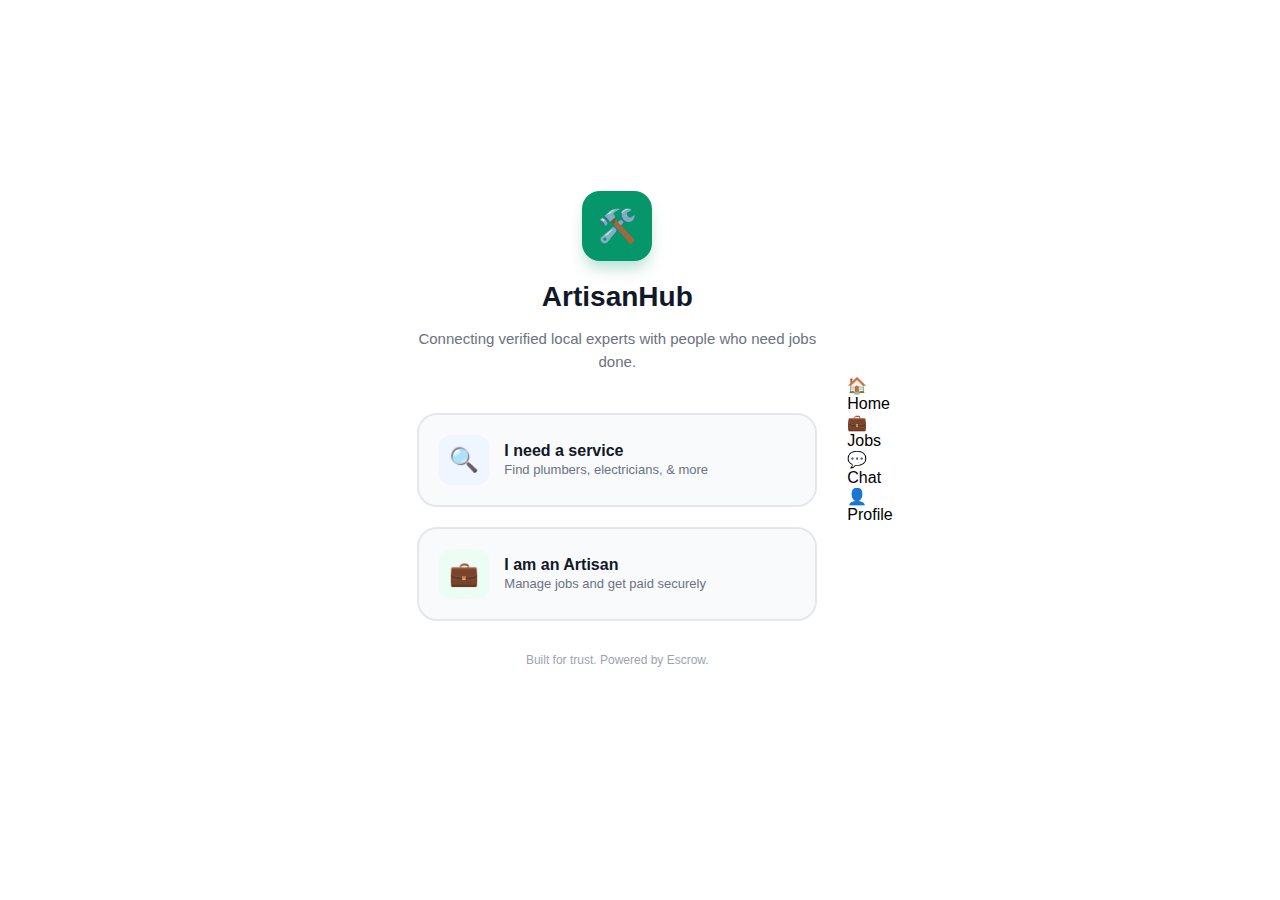
<file: ARTISANHUB/index.html>
<!DOCTYPE html>
<html>
<head>
    <meta charset="UTF-8">
    <meta name="viewport" content="width=device-width, initial-scale=1.0">
    <title>Welcome to ArtisanHub</title>
    <style>
        body { font-family: sans-serif; background-color: #ffffff; margin: 0; display: flex; justify-content: center; align-items: center; min-height: 100vh; }
        .container { width: 100%; max-width: 400px; padding: 30px; text-align: center; }
       
        /* Logo Area */
        .logo-circle { width: 70px; height: 70px; background: #059669; border-radius: 18px; margin: 0 auto 20px; display: flex; align-items: center; justify-content: center; font-size: 32px; color: white; box-shadow: 0 10px 15px -3px rgba(5, 150, 105, 0.3); }
        h1 { color: #111827; font-size: 28px; margin-bottom: 10px; }
        p { color: #6b7280; font-size: 15px; line-height: 1.5; margin-bottom: 40px; }

        /* Choice Buttons */
        .choice-card { background: #f9fafb; border: 2px solid #e5e7eb; border-radius: 20px; padding: 20px; margin-bottom: 20px; cursor: pointer; transition: all 0.2s; text-align: left; display: flex; align-items: center; gap: 15px; }
        .choice-card:hover { border-color: #059669; background: #ecfdf5; transform: translateY(-2px); }
       
        .icon-bg { width: 50px; height: 50px; border-radius: 12px; display: flex; align-items: center; justify-content: center; font-size: 24px; }
        .text-box b { display: block; font-size: 16px; color: #111827; }
        .text-box span { font-size: 13px; color: #6b7280; }

        .footer-text { margin-top: 30px; font-size: 12px; color: #9ca3af; }
    </style>
</head>
<body>

    <div class="container">
        <div class="logo-circle">🛠️</div>
        <h1>ArtisanHub</h1>
        <p>Connecting verified local experts with people who need jobs done.</p>

        <div class="choice-card" onclick="window.location.href='customerView.html'">
            <div class="icon-bg" style="background: #eff6ff;">🔍</div>
            <div class="text-box">
                <b>I need a service</b>
                <span>Find plumbers, electricians, & more</span>
            </div>
        </div>

        <div class="choice-card" onclick="window.location.href='artisanRegistration.html'">
            <div class="icon-bg" style="background: #ecfdf5;">💼</div>
            <div class="text-box">
                <b>I am an Artisan</b>
                <span>Manage jobs and get paid securely</span>
            </div>
        </div>

        <p class="footer-text">Built for trust. Powered by Escrow.</p>
    </div>
<div class="nav-bar">
    <div class="nav-item active" onclick="window.location.href='index.html'">
        <div class="nav-icon">🏠</div>
        <span>Home</span>
    </div>
    <div class="nav-item" onclick="window.location.href='artisan-dash.html'">
        <div class="nav-icon">💼</div>
        <span>Jobs</span>
    </div>
    <div class="nav-item">
        <div class="nav-icon">💬</div>
        <span>Chat</span>
    </div>
    <div class="nav-item">
        <div class="nav-icon">👤</div>
        <span>Profile</span>
    </div>
</div>

</body>
</html>
</file>
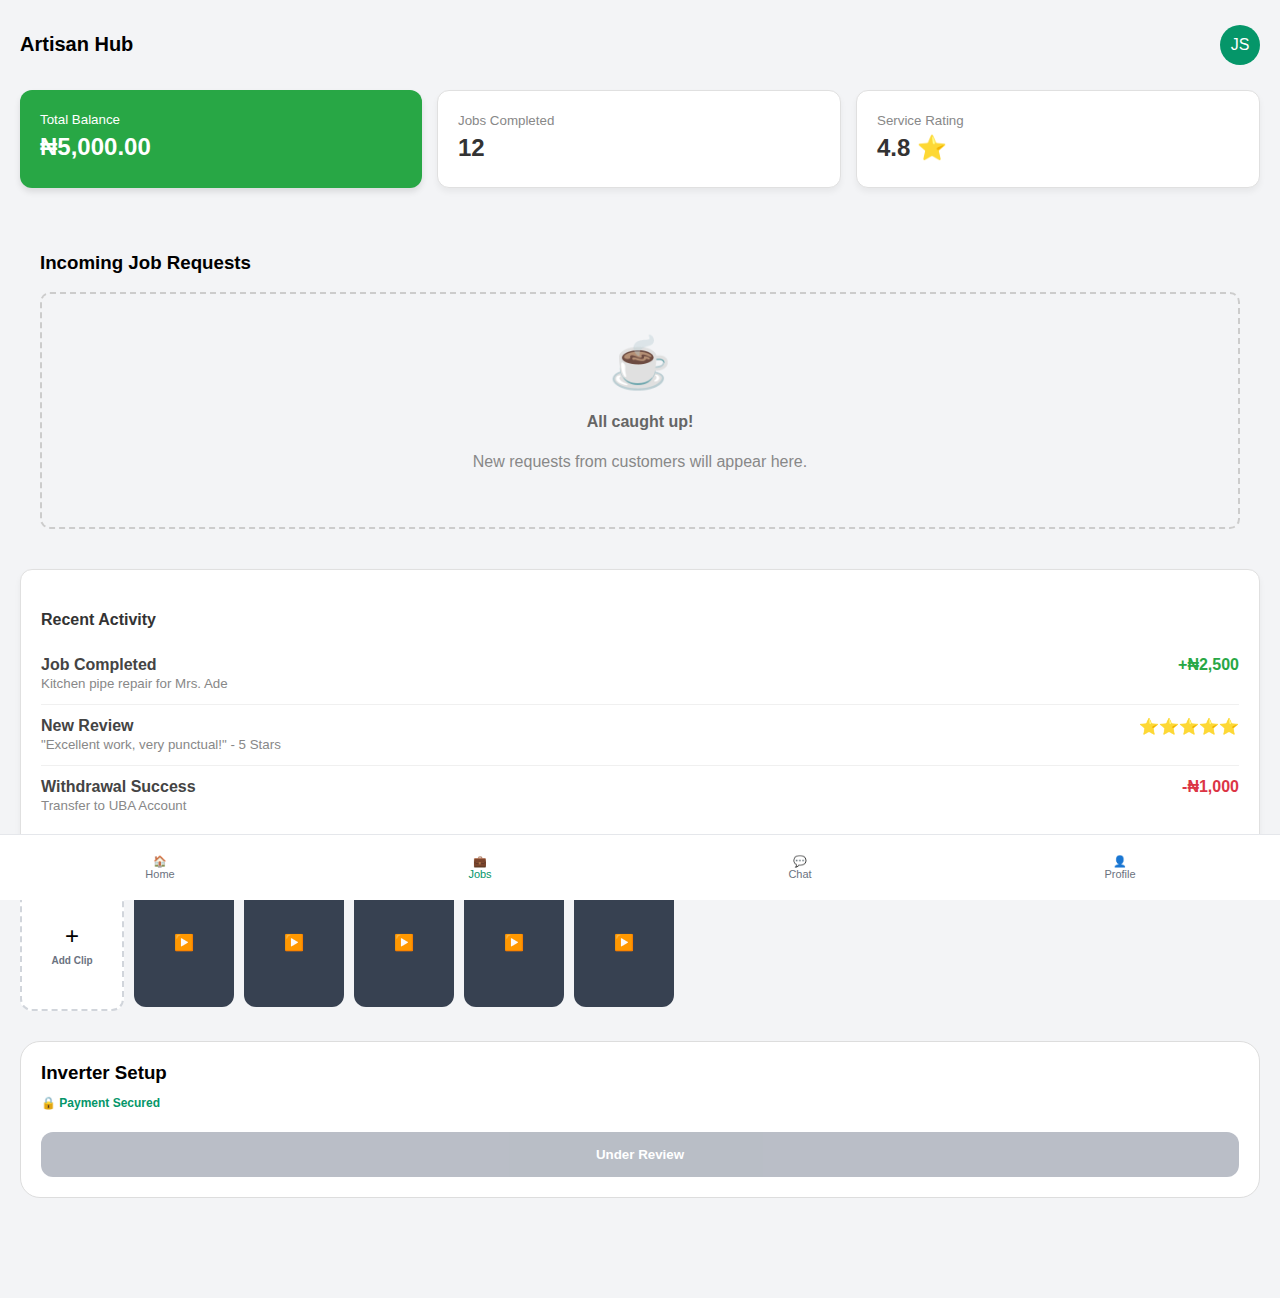
<file: artisanDashboard.html>
<!DOCTYPE html>
<html lang="en">
<head>
    <meta charset="UTF-8">
    <meta name="viewport" content="width=device-width, initial-scale=1.0">
    <title>Artisan Dashboard</title>
    <style>
        body { font-family: sans-serif; background-color: #f3f4f6; margin: 0; padding: 20px 20px 100px 20px; display: flex; justify-content: center; }
        .container { width: 100%; max-width: 100%; /*400PX*/}
       
        /* Wallet & Header */
        .header { display: flex; justify-content: space-between; align-items: center; margin-bottom: 20px; }
        .wallet { background: linear-gradient(135deg, #059669, #064e3b); border-radius: 20px; padding: 20px; color: white; margin-bottom: 25px; }

        /* VIDEO SECTION */
        .section-title { font-size: 16px; font-weight: bold; color: #374151; margin-bottom: 12px; display: block; }
        .video-grid { display: flex; gap: 10px; overflow-x: auto; padding-bottom: 10px; margin-bottom: 20px; }
        .video-card { min-width: 100px; height: 130px; background: #ffffff; border-radius: 12px; display: flex; flex-direction: column; align-items: center; justify-content: center; border: 2px dashed #d1d5db; cursor: pointer; }
        .video-label { font-size: 10px; color: #6b7280; font-weight: bold; margin-top: 5px; }

        /* Job Card */
        .card { background: white; border-radius: 20px; padding: 20px; border: 1px solid #ddd; }
        .btn { width: 100%; background: #059669; color: white; border: none; padding: 15px; border-radius: 12px; font-weight: bold; cursor: pointer; margin-top: 10px; }
        .btn-disabled { background: #9ca3af !important; cursor: not-allowed !important; opacity: 0.7; }

        /* Navigation */
        .nav-bar { position: fixed; bottom: 0; left: 0; width: 100%; height: 65px; background: white; display: flex; border-top: 1px solid #e5e7eb; z-index: 9999; }
        .nav-item { flex: 1; display: flex; flex-direction: column; align-items: center; justify-content: center; color: #6b7280; text-decoration: none; font-size: 11px; }
        .active { color: #059669; }
    </style>
</head>
<body>

    <div class="container">
        <div class="header">
            <h1 style="font-size: 20px;">Artisan Hub</h1>
            <div style="width: 40px; height: 40px; background: #059669; border-radius: 50%; color: white; display: flex; align-items: center; justify-content: center;">JS</div>
            
        </div>

       <div class="stats-container" style="display: flex; gap: 15px; margin-bottom: 25px;">
    <div class="stat-card" style="flex: 1; background: #28a745; color: white; padding: 20px; border-radius: 12px; box-shadow: 0 4px 6px rgba(0,0,0,0.1);">
        <small>Total Balance</small>
        <h2 style="margin: 5px 0;">₦5,000.00</h2>
    </div>

    <div class="stat-card" style="flex: 1; background: #fff; border: 1px solid #e0e0e0; padding: 20px; border-radius: 12px; box-shadow: 0 4px 6px rgba(0,0,0,0.05);">
        <small style="color: #888;">Jobs Completed</small>
        <h2 style="margin: 5px 0; color: #333;">12</h2>
    </div>

    <div class="stat-card" style="flex: 1; background: #fff; border: 1px solid #e0e0e0; padding: 20px; border-radius: 12px; box-shadow: 0 4px 6px rgba(0,0,0,0.05);">
        <small style="color: #888;">Service Rating</small>
        <h2 style="margin: 5px 0; color: #333;">4.8 ⭐</h2>
    </div>
</div>


<div id="request-section" style="padding: 20px; font-family: sans-serif;">
    <h3>Incoming Job Requests</h3>

    <div id="empty-state" style="text-align: center; padding: 40px; border: 2px dashed #ccc; border-radius: 10px;">
        <div style="font-size: 50px;">☕</div>
        <h4 style="color: #666;">All caught up!</h4>
        <p style="color: #888;">New requests from customers will appear here.</p>
    </div>

    <div id="request-card" style="display: none; background: #fff; border: 1px solid #e0e0e0; border-left: 5px solid #28a745; border-radius: 8px; padding: 15px; box-shadow: 0 4px 6px rgba(0,0,0,0.1);">
        <div style="display: flex; justify-content: space-between; align-items: center;">
            <div>
                <h4 style="margin: 0; color: #333;" id="customer-name">John Doe</h4>
                <p style="margin: 5px 0; font-size: 14px; color: #555;" id="job-desc">Repair of leaking kitchen sink</p>
                <span style="font-size: 12px; color: #999;">Received: Just now</span>
            </div>
            <div style="display: flex; gap: 10px;">
                <button onclick="handleResponse('accept')" style="background: #28a745; color: white; border: none; padding: 8px 15px; border-radius: 5px; cursor: pointer;">Accept</button>
                <button onclick="handleResponse('decline')" style="background: #dc3545; color: white; border: none; padding: 8px 15px; border-radius: 5px; cursor: pointer;">Decline</button>
            </div>
        </div>
    </div>
</div>


<div class="activity-section" style="margin-top: 20px; background: #fff; border: 1px solid #e0e0e0; border-radius: 12px; padding: 20px; box-shadow: 0 4px 6px rgba(0,0,0,0.05);">
    <h4 style="margin-bottom: 15px; color: #333;">Recent Activity</h4>
   
    <div class="activity-list">
        <div style="display: flex; justify-content: space-between; padding: 12px 0; border-bottom: 1px solid #f0f0f0;">
            <div>
                <span style="font-weight: bold; display: block; color: #444;">Job Completed</span>
                <small style="color: #888;">Kitchen pipe repair for Mrs. Ade</small>
            </div>
            <span style="color: #28a745; font-weight: bold;">+₦2,500</span>
        </div>

        <div style="display: flex; justify-content: space-between; padding: 12px 0; border-bottom: 1px solid #f0f0f0;">
            <div>
                <span style="font-weight: bold; display: block; color: #444;">New Review</span>
                <small style="color: #888;">"Excellent work, very punctual!" - 5 Stars</small>
            </div>
            <span style="color: #ffc107;">⭐⭐⭐⭐⭐</span>
        </div>

        <div style="display: flex; justify-content: space-between; padding: 12px 0;">
            <div>
                <span style="font-weight: bold; display: block; color: #444;">Withdrawal Success</span>
                <small style="color: #888;">Transfer to UBA Account</small>
            </div>
            <span style="color: #dc3545; font-weight: bold;">-₦1,000</span>
        </div>
    </div>
</div>

        <span class="section-title">Work Showreel</span>
        <div class="video-grid">
            <div class="video-card" id="upload-trigger" onclick="openFilePicker()">
                <span style="font-size: 24px;">+</span>
                <span class="video-label">Add Clip</span>
            </div>

            <div class="video-card" style="background: #374151; border: none;">
                <span style="color: white;">▶️</span>
            </div>
            <div class="video-card" style="background: #374151; border: none;">
                <span style="color: white;">▶️</span>
            </div>
            <div class="video-card" style="background: #374151; border: none;">
                <span style="color: white;">▶️</span>
            </div>
            <div class="video-card" style="background: #374151; border: none;">
                <span style="color: white;">▶️</span>
            </div>
            <div class="video-card" style="background: #374151; border: none;">
                <span style="color: white;">▶️</span>
            </div>

        </div>

        <div class="card">
            <h3 style="margin:0;">Inverter Setup</h3>
            <p style="color: #059669; font-size: 12px; font-weight: bold;">🔒 Payment Secured</p>
            <button class="btn" id="finish-btn">Mark as Finished</button>
        </div>
    </div>

    <input type="file" id="video-input" accept="video/*" style="display: none;" onchange="handleFile()">

    <nav class="nav-bar">
        <a href="landingPage.html" class="nav-item"><span>🏠</span><span>Home</span></a>
        <a href="#" class="nav-item active"><span>💼</span><span>Jobs</span></a>
        <a href="#" class="nav-item"><span>💬</span><span>Chat</span></a>
        <a href="#" class="nav-item"><span>👤</span><span>Profile</span></a>
    </nav>

    <script>
        let artisanStatus = 'pending';

        window.onload = function() {
            const btn = document.getElementById('finish-btn');
            if (btn && artisanStatus === 'pending') {
                btn.classList.add('btn-disabled');
                btn.innerText = "Under Review";
            }
        };

        function openFilePicker() {
            document.getElementById('video-input').click();
        }

        function handleFile() {
            const input = document.getElementById('video-input');
            if (input.files.length > 0) {
                alert("Video Selected: " + input.files[0].name);
                const trigger = document.getElementById('upload-trigger');
                trigger.innerHTML = '<span style="font-size: 20px;">✅</span><span class="video-label">Loaded</span>';
            }
        }
    </script>
</body>
</html>
</file>
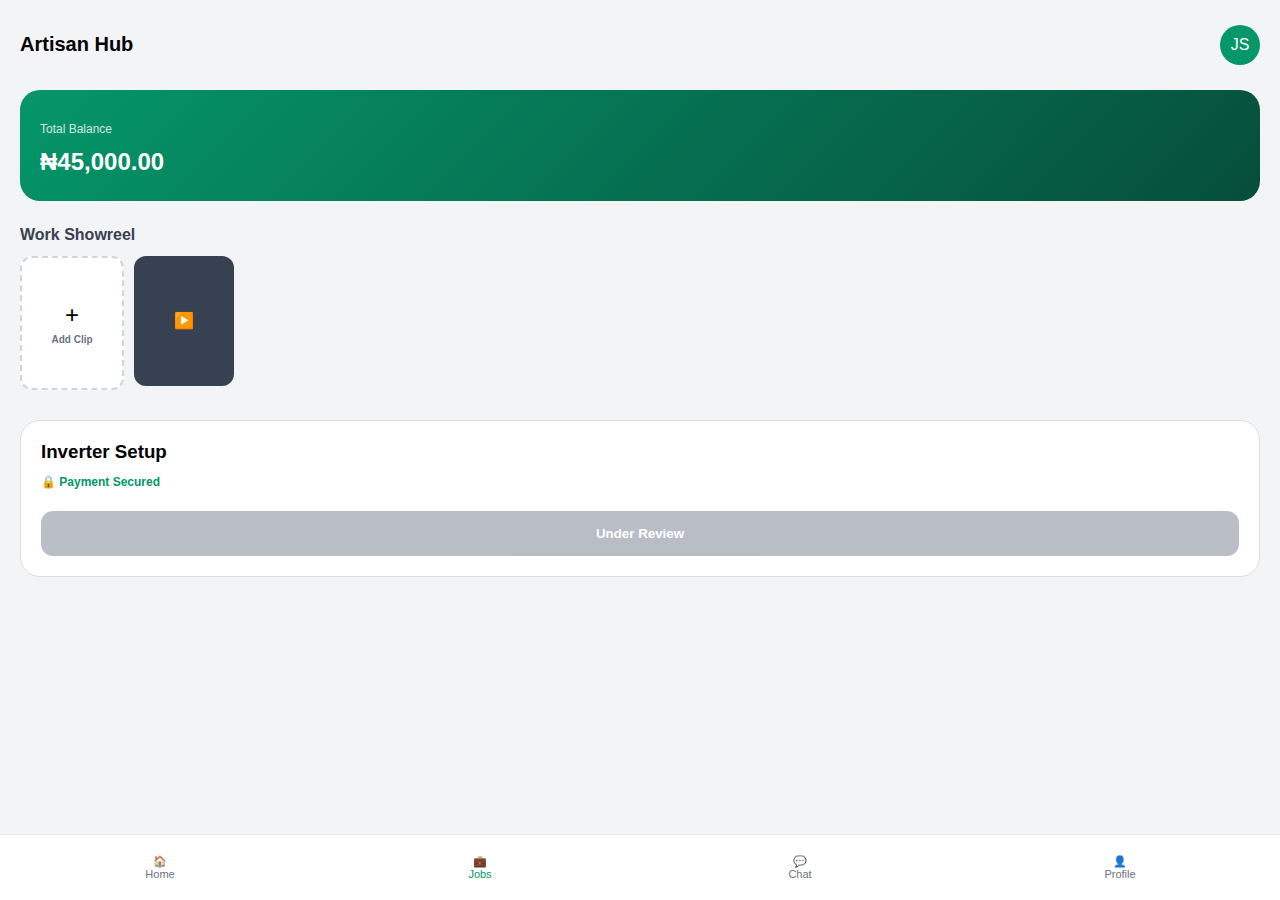
<file: ARTISANHUB/artisanDashboard.html>
<!DOCTYPE html>
<html lang="en">
<head>
    <meta charset="UTF-8">
    <meta name="viewport" content="width=device-width, initial-scale=1.0">
    <title>Artisan Dashboard</title>
    <style>
        body { font-family: sans-serif; background-color: #f3f4f6; margin: 0; padding: 20px 20px 100px 20px; display: flex; justify-content: center; }
        .container { width: 100%; max-width: 100%; /*400PX*/}
       
        /* Wallet & Header */
        .header { display: flex; justify-content: space-between; align-items: center; margin-bottom: 20px; }
        .wallet { background: linear-gradient(135deg, #059669, #064e3b); border-radius: 20px; padding: 20px; color: white; margin-bottom: 25px; }

        /* VIDEO SECTION */
        .section-title { font-size: 16px; font-weight: bold; color: #374151; margin-bottom: 12px; display: block; }
        .video-grid { display: flex; gap: 10px; overflow-x: auto; padding-bottom: 10px; margin-bottom: 20px; }
        .video-card { min-width: 100px; height: 130px; background: #ffffff; border-radius: 12px; display: flex; flex-direction: column; align-items: center; justify-content: center; border: 2px dashed #d1d5db; cursor: pointer; }
        .video-label { font-size: 10px; color: #6b7280; font-weight: bold; margin-top: 5px; }

        /* Job Card */
        .card { background: white; border-radius: 20px; padding: 20px; border: 1px solid #ddd; }
        .btn { width: 100%; background: #059669; color: white; border: none; padding: 15px; border-radius: 12px; font-weight: bold; cursor: pointer; margin-top: 10px; }
        .btn-disabled { background: #9ca3af !important; cursor: not-allowed !important; opacity: 0.7; }

        /* Navigation */
        .nav-bar { position: fixed; bottom: 0; left: 0; width: 100%; height: 65px; background: white; display: flex; border-top: 1px solid #e5e7eb; z-index: 9999; }
        .nav-item { flex: 1; display: flex; flex-direction: column; align-items: center; justify-content: center; color: #6b7280; text-decoration: none; font-size: 11px; }
        .active { color: #059669; }
    </style>
</head>
<body>

    <div class="container">
        <div class="header">
            <h1 style="font-size: 20px;">Artisan Hub</h1>
            <div style="width: 40px; height: 40px; background: #059669; border-radius: 50%; color: white; display: flex; align-items: center; justify-content: center;">JS</div>
        </div>

        <div class="wallet">
            <p style="font-size: 12px; opacity: 0.8;">Total Balance</p>
            <h2 style="margin: 5px 0;">₦45,000.00</h2>
        </div>

        <span class="section-title">Work Showreel</span>
        <div class="video-grid">
            <div class="video-card" id="upload-trigger" onclick="openFilePicker()">
                <span style="font-size: 24px;">+</span>
                <span class="video-label">Add Clip</span>
            </div>
            <div class="video-card" style="background: #374151; border: none;">
                <span style="color: white;">▶️</span>
            </div>
        </div>

        <div class="card">
            <h3 style="margin:0;">Inverter Setup</h3>
            <p style="color: #059669; font-size: 12px; font-weight: bold;">🔒 Payment Secured</p>
            <button class="btn" id="finish-btn">Mark as Finished</button>
        </div>
    </div>

    <input type="file" id="video-input" accept="video/*" style="display: none;" onchange="handleFile()">

    <nav class="nav-bar">
        <a href="landingPage.html" class="nav-item"><span>🏠</span><span>Home</span></a>
        <a href="#" class="nav-item active"><span>💼</span><span>Jobs</span></a>
        <a href="#" class="nav-item"><span>💬</span><span>Chat</span></a>
        <a href="#" class="nav-item"><span>👤</span><span>Profile</span></a>
    </nav>

    <script>
        let artisanStatus = 'pending';

        window.onload = function() {
            const btn = document.getElementById('finish-btn');
            if (btn && artisanStatus === 'pending') {
                btn.classList.add('btn-disabled');
                btn.innerText = "Under Review";
            }
        };

        function openFilePicker() {
            document.getElementById('video-input').click();
        }

        function handleFile() {
            const input = document.getElementById('video-input');
            if (input.files.length > 0) {
                alert("Video Selected: " + input.files[0].name);
                const trigger = document.getElementById('upload-trigger');
                trigger.innerHTML = '<span style="font-size: 20px;">✅</span><span class="video-label">Loaded</span>';
            }
        }
    </script>
</body>
</html>
</file>
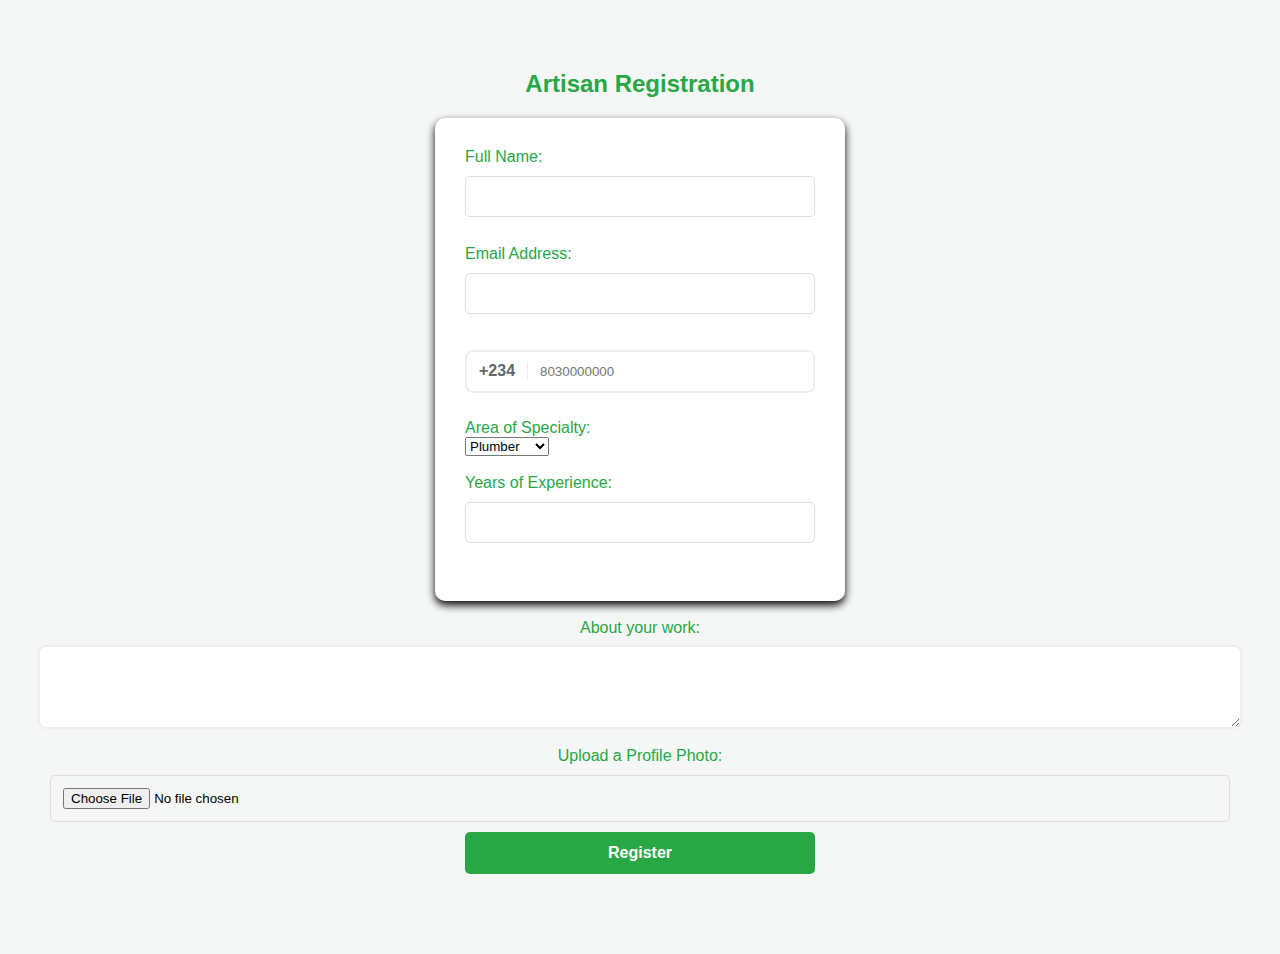
<file: ARTISANHUB/artisanRegistration.html>
<!DOCTYPE html>
<html lang="en">
<head>
  <link rel="stylesheet" href="https://cdnjs.cloudflare.com/ajax/libs/font-awesome/6.0.0/css/all.min.css">
  <meta charset="UTF-8">
  <meta name="viewport" content="width=device-width, initial-scale=1.0">
  <link rel="stylesheet" href="style.css">
  <title>Artisan Sign-up</title>
</head>
<body>
  <h2>Artisan Registration</h2>
  <div class="container" class="container">
  <form action="/submit_artisan" method="post">
    <label for="name">Full Name:</label><br>
    <input type="text" id="name" name="name" required><br><br>

    <label for="email">Email Address:</label><br>
    <input type="email" id="email" name="email" required><br><br>

    <div class="input-group">
      <span class="prefix">+234</span>
      <input type="tel" id="artisanPhone" placeholder="8030000000">
    </div>
    <br>

    <label for="specialty">Area of Specialty:</label><br>
    <select id="specialty">
      <option value="plumber">Plumber</option>
      <option value="electrician">Electrician</option>
      <option value="tailor">Tailor</option>
      <option value="plumber">Furniture</option>
      <option value="tiler">Tiler</option>
      <option value="pop">POP</option>
      <option value="pop">POP</option>
    </select>
    <br><br>
    <label for="experience">Years of Experience:</label><br>
    <input type="number" id="experience" name="experience" min="0" required><br><br>
    </div>
       <br>
    <label for="artisanBio">About your work:</label>
    <textarea id="artisanBio" placeholdler = "Describe your experience..." rows="4" style="width: 100%; border-radius: 8px; border: 2px solid #eee; padding: 10px; margin-top: 8px;"></textarea>
  
      <br>
      <label for="artisanPhoto">Upload a Profile Photo:</label>
      <input type="file" id="artisanPhoto" accept="image/*" onchange="previewImage()">
      <div id="imagePreviewContainer" style="margin-top: 10px; display: none;">
      <img id="outputImage" style="width: 100px; height: 100px;
      border-radius: 50%; object-fit: cover; border: 2px solid #28a745;">
    </div>
   <a href="successpage.html"><button type="button">Register</button></a>

   <script src="script.js"></script>
   
</body>
</html>
</file>
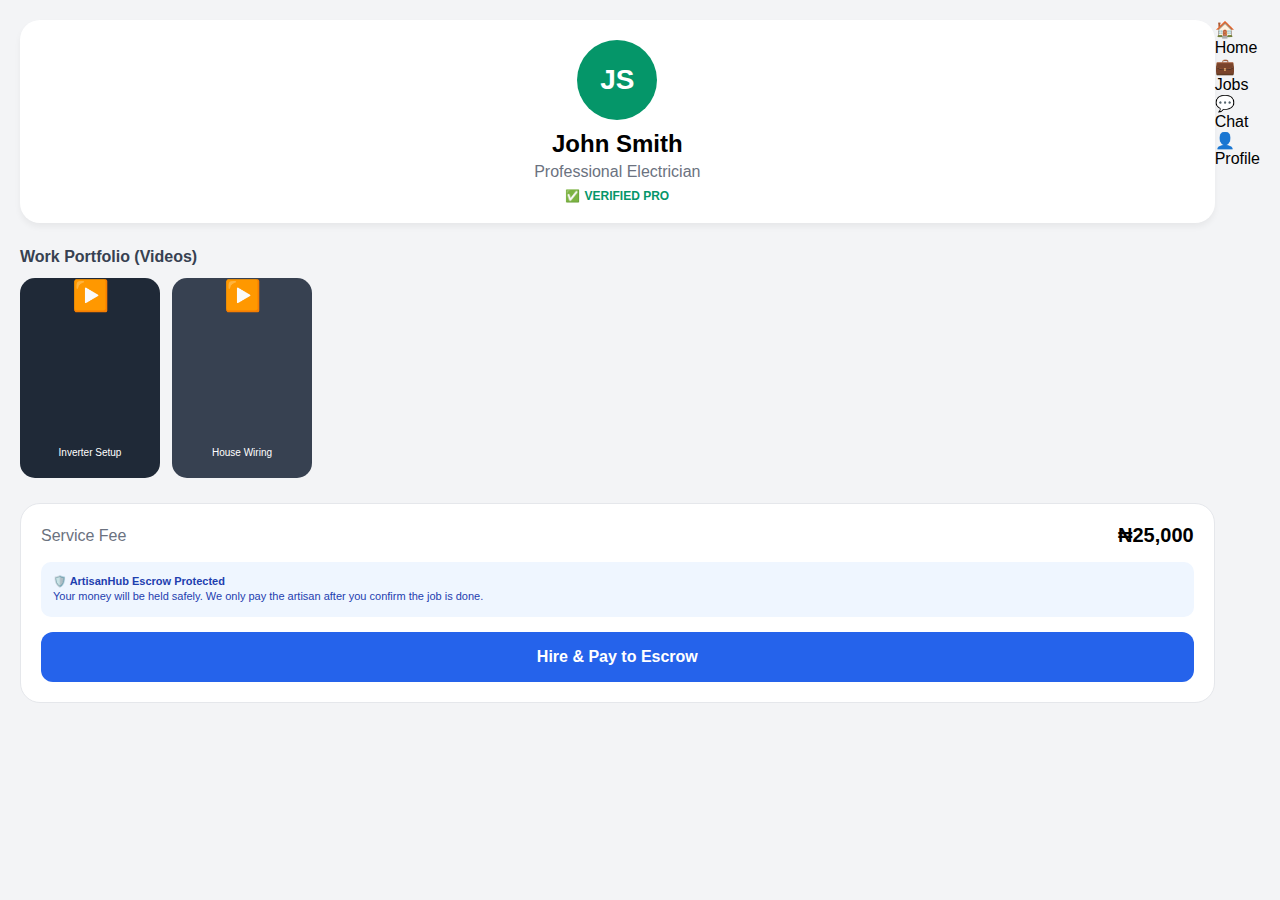
<file: ARTISANHUB/customerView.html>
<!DOCTYPE html>
<html>
<head>
    <meta charset="UTF-8">
    <meta name="viewport" content="width=device-width, initial-scale=1.0">
    <title>Hire Artisan | ArtisanHub</title>
    <style>
        body { font-family: sans-serif; background-color: #f3f4f6; margin: 0; padding: 20px; display: flex; justify-content: center; }
        .container { width: 100%; max-width: 100%; }
       
        /* Artisan Header */
        .profile-card { background: white; border-radius: 20px; padding: 20px; text-align: center; box-shadow: 0 4px 6px rgba(0,0,0,0.05); }
        .big-avatar { width: 80px; height: 80px; background: #059669; border-radius: 50%; color: white; display: flex; align-items: center; justify-content: center; font-size: 28px; font-weight: bold; margin: 0 auto 10px; }
        .verified-pro { color: #059669; font-size: 12px; font-weight: bold; display: flex; align-items: center; justify-content: center; gap: 4px; }

        /* Video Showreel (Customer Side) */
        .section-title { font-size: 16px; font-weight: bold; color: #374151; margin: 25px 0 12px; display: block; }
        .video-scroll { display: flex; gap: 12px; overflow-x: auto; padding-bottom: 5px; }
        .video-thumb { min-width: 140px; height: 200px; background: #1f2937; border-radius: 15px; position: relative; overflow: hidden; display: flex; items: center; justify-content: center; }
        .play-btn { font-size: 30px; color: white; cursor: pointer; }

        /* Payment/Booking Section */
        .booking-card { background: white; border-radius: 20px; padding: 20px; margin-top: 20px; border: 1px solid #e5e7eb; }
        .price-row { display: flex; justify-content: space-between; align-items: center; margin-bottom: 15px; }
        .escrow-notice { background: #eff6ff; color: #1e40af; padding: 12px; border-radius: 10px; font-size: 11px; line-height: 1.4; margin-bottom: 15px; }
        .pay-btn { width: 100%; background: #2563eb; color: white; border: none; padding: 16px; border-radius: 12px; font-weight: bold; cursor: pointer; font-size: 16px; }
    </style>
</head>
<body>

    <div class="container">
        <div class="profile-card">
            <div class="big-avatar">JS</div>
            <h2 style="margin: 5px 0;">John Smith</h2>
            <p style="color: #6b7280; margin: 0 0 8px;">Professional Electrician</p>
            <div class="verified-pro">
                <span>✅</span> VERIFIED PRO
            </div>
        </div>

        <span class="section-title">Work Portfolio (Videos)</span>
        <div class="video-scroll">
            <div class="video-thumb">
                <span class="play-btn" onclick="playVideo('Inverter Setup')">▶️</span>
                <p style="position: absolute; bottom: 10px; color: white; font-size: 10px; width: 100%; text-align: center;">Inverter Setup</p>
            </div>
            <div class="video-thumb" style="background: #374151;">
                <span class="play-btn" onclick="playVideo('House Wiring')">▶️</span>
                <p style="position: absolute; bottom: 10px; color: white; font-size: 10px; width: 100%; text-align: center;">House Wiring</p>
            </div>
        </div>

        <div class="booking-card">
            <div class="price-row">
                <span style="color: #6b7280;">Service Fee</span>
                <span style="font-size: 20px; font-weight: bold;">₦25,000</span>
            </div>
           
            <div class="escrow-notice">
                <strong>🛡️ ArtisanHub Escrow Protected</strong><br>
                Your money will be held safely. We only pay the artisan after you confirm the job is done.
            </div>

            <button class="pay-btn" onclick="makePayment()">Hire & Pay to Escrow</button>
        </div>
    </div>

    <script>
        function playVideo(name) {
            alert("Playing video: " + name + "\n(In the real app, this would open a full-screen video player)");
        }

        function makePayment() {
            alert("Redirecting to Payment Gateway...\n\nOnce paid, the ₦25,000 will be moved to Escrow and John Smith will be notified to start work!");
        }
    </script>

<div class="nav-bar">
    <div class="nav-item active" onclick="window.location.href='index.html'">
        <div class="nav-icon">🏠</div>
        <span>Home</span>
    </div>
    <div class="nav-item" onclick="window.location.href='artisan-dash.html'">
        <div class="nav-icon">💼</div>
        <span>Jobs</span>
    </div>
    <div class="nav-item">
        <div class="nav-icon">💬</div>
        <span>Chat</span>
    </div>
    <div class="nav-item">
        <div class="nav-icon">👤</div>
        <span>Profile</span>
    </div>
</div>

</body>
</html>
</file>
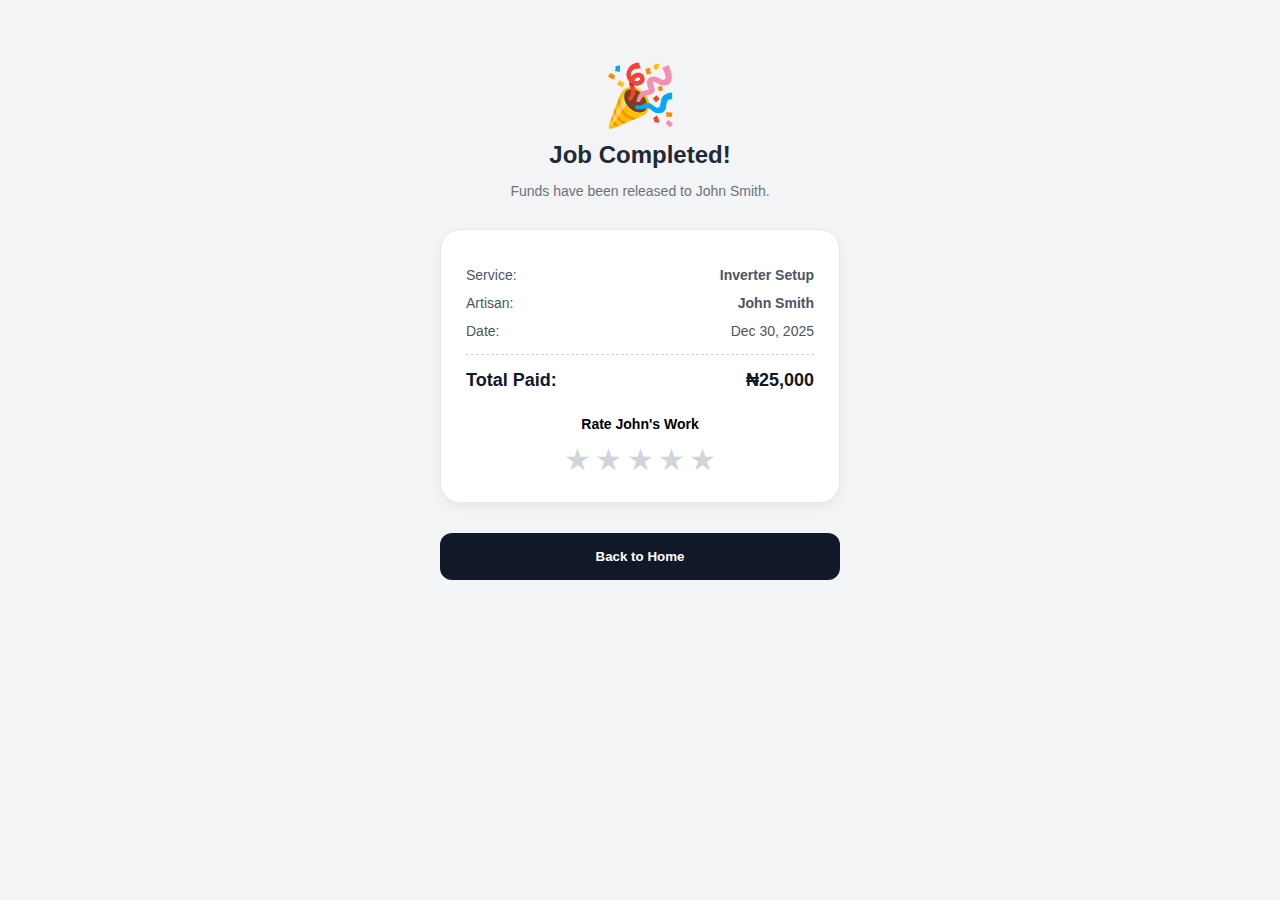
<file: ARTISANHUB/jobCompletion.html>
<!DOCTYPE html>
<html>
<head>
    <meta charset="UTF-8">
    <meta name="viewport" content="width=device-width, initial-scale=1.0">
    <title>Job Completed | ArtisanHub</title>
    <style>
        body { font-family: sans-serif; background-color: #f3f4f6; margin: 0; padding: 20px; display: flex; justify-content: center; }
        .container { width: 100%; max-width: 400px; text-align: center; }
       
        /* Success Animation Area */
        .success-icon { font-size: 60px; margin-top: 40px; color: #059669; }
        h2 { color: #1f2937; margin: 10px 0; }
        .receipt-card { background: white; border-radius: 20px; padding: 25px; margin-top: 30px; box-shadow: 0 4px 10px rgba(0,0,0,0.05); border: 1px solid #e5e7eb; }
       
        /* Receipt Details */
        .receipt-row { display: flex; justify-content: space-between; margin: 12px 0; font-size: 14px; color: #4b5563; }
        .total { border-top: 1px dashed #d1d5db; padding-top: 15px; margin-top: 15px; font-weight: bold; color: #111827; font-size: 18px; }

        /* Rating System */
        .rating-box { margin-top: 25px; }
        .stars { font-size: 30px; color: #d1d5db; cursor: pointer; transition: color 0.2s; }
        .stars.active { color: #f59e0b; }
       
        .home-btn { width: 100%; background: #111827; color: white; border: none; padding: 16px; border-radius: 12px; font-weight: bold; cursor: pointer; margin-top: 30px; }
    </style>
</head>
<body>

    <div class="container">
        <div class="success-icon">🎉</div>
        <h2>Job Completed!</h2>
        <p style="color: #6b7280; font-size: 14px;">Funds have been released to John Smith.</p>

        <div class="receipt-card">
            <div class="receipt-row">
                <span>Service:</span>
                <span style="font-weight: 600;">Inverter Setup</span>
            </div>
            <div class="receipt-row">
                <span>Artisan:</span>
                <span style="font-weight: 600;">John Smith</span>
            </div>
            <div class="receipt-row">
                <span>Date:</span>
                <span>Dec 30, 2025</span>
            </div>
           
            <div class="receipt-row total">
                <span>Total Paid:</span>
                <span>₦25,000</span>
            </div>

            <div class="rating-box">
                <p style="font-size: 14px; margin-bottom: 10px; font-weight: 600;">Rate John's Work</p>
                <div id="star-container">
                    <span class="stars" onclick="setRating(1)">★</span>
                    <span class="stars" onclick="setRating(2)">★</span>
                    <span class="stars" onclick="setRating(3)">★</span>
                    <span class="stars" onclick="setRating(4)">★</span>
                    <span class="stars" onclick="setRating(5)">★</span>
                </div>
            </div>
        </div>

        <button class="home-btn" onclick="window.location.href='customerView.html'">Back to Home</button>
    </div>

    <script>
        function setRating(n) {
            const stars = document.querySelectorAll('.stars');
            stars.forEach((star, index) => {
                if (index < n) {
                    star.classList.add('active');
                } else {
                    star.classList.remove('active');
                }
            });
            alert("Thank you for the " + n + "-star rating! This will show up on John's profile.");
        }
    </script>

</body>
</html>
</file>
<file: ARTISANHUB/style.css>
/* This styles the whole page*/
body{
  font-family: 'Segoe UI', Tahoma, Geneva, Verdana, sans-serif;
  background-color: #f4f7f6;
  display: flex;
  flex-direction: column;
  align-items: center;
  padding: 50px;
  }
  /*This makes the input boxes look modern */
  input {
    width: 100%;
    padding: 12px;
    margin: 10px 0;
    border: 1px solid #ddd;
    border-radius: 5px;
    box-sizing: border-box; /* Keeps padding from breaking the width*/
  }
.container{
  background: white;
  padding: 30px;
  border-radius: 10px;
  box-shadow: 0 4px 8px rgba(0,0,0.1);
  width: 350px;
}

h2{
  color: #28a745;
}

label{
  color: #28a745;
}

.input-group{
  display: flex;
  align-items: center;
  margin: 8px 0;
  border: 2px solid #eee;
  border-radius: 8px;
  background: white;
}

.prefix{
  padding: 0 12px;
  color: #666;
  font-weight: bold;
  border-right: 1px solid #eee;
}

/*Removes the ugly border from the input since the group has one*/
.input-group input{
  border: none !important;
  margin: 0 !important;
}

/*This styles the button */
button {
  width: 350px;
  background-color: #28a745;
  color: white;
  padding: 12px;
  border: none;
  border-radius: 5px;
  cursor: pointer;
  font-size: 16px;
  font-weight: bold;
  position: relative;
  z-index: 10;
  
}

button:hover{
  background-color: #218838;
}
/*Styles the list of artisans*/
ul{
  list-style-type: none;
  padding: 0;
  width: 350px;
}

li{
  background: #fff;
  margin-top: 10px;
  padding: 15px;
  border-left: 5px solid #28a745;
  border-radius: 4px;
  box-shadow: 0 2px 4px rgba(0,0,0,0.5);
}

/*This styles the profile
.success-icon{
  font-size: 60px;
  color: #28a745;
  margin-bottom: 15px;
}

.profile-preview{
  background: #f9f9f9;
  border: 1px solid #eee;
  padding: 20px;
  border-radius: 12px;
  margin: 20px 0;
}

.share-btn{
  background: #007bff;
  color: white;
  border: none;
  padding: 12px 20px;
  border-radius: 8px;
  cursor: pointer;
}*/

/*STYLING THE POST-REGISTRATION PAGE*/
:root{
  --trust-blue: #1da1f2;
  --success-green: #2ecc71;
  --pending-orange: #f39c12;
  --card-shadow: 0 4px 15px rgba(0,0,0,0.1);
}
.verification-card{
  background: #ffffff;
  border-radius: 12px;
  padding: 20px;
  box-shadow: var(--card-shadow);
  max-width: 450px;
  border-left: 5px solid var(--pending-orange); /* Changes to green when verified*/
}

.badge-container{
  width: 60px;
  height: 60px;
  background: #f0f2f5;
  border-radius: 50%;
  display: flex;
  align-items: center;
  margin-right: 15px;
}

.verified-badge-icon{
  font-size: 30px;
  color: #ccc;/* Grey when unverified*/
}

/*Class to be added via JS when verified*/
.is-verified .verified-badge-icon{
  color: var(--trust-blue);
  animation: pulse 2s infinite;
}

.progress-container{
  background: #e0e0e0;
  height: 8px;
  border-radius: 4px;
  margin: 15px 0;
}

.progress-bar{
  background: var(--trust-blue);
  height: 100%;
  border-radius: 4px;
  transition: width 0.5s ease;
}

.btn-verify{
  background: var(--trust-blue);
  color: white;
  border: none;
  padding: 10px 20px;
  border-radius: 6px;
  font-weight: bold;
  cursor: pointer;
  width: 100%;
}

@keyframes pulse{
  0% {transform: scale(1);}
  50% {transform: scale(1.1);}
  100% {transform: scale(1);} 
}

/*STYLING THE MODAL POP UP*/

.modal-overlay{
  display: none; /*Hidden by default*/
  position: fixed;
  width: 100%; height: 100%;
  background: rgba(0,0,0,0.6);
  backdrop-filter: blur(5px);
  justify-content: center;
  align-items: center;
  z-index: 1000;
}

.modal-content{
  background: white;
  padding: 30px;
  border-radius: 15px;
  width: 90%;
  max-width: 400px;
  position: relative;
  animation: slideUp 0.3s ease-out;
}
@keyframes slideUp{
  from { transform: translateY(50px); opacity: 0;}
  to { transform: translateY(0); opacity: 1;}
}

.modal-input{
  width: 100%;
  padding: 12px;
  margin: 10px 0;
  border: 1px solid #ddd;
  border-radius: 8px;
}

.upload-box{
  border: 2px dashed #1da1f2;
  padding: 30px;
  border-radius: 8px;
  cursor: pointer;
  background: #f0f8ff;
  transition: 0.3s;
}

.upload-box:hover{
  background: #e1f0ff;
}

.close-btn{
  position: absolute;
  top: 15px; right: 20px;
  font-size: 24px;
  cursor: pointer;
  color: #999;
}
























.btn-disabled {
        background: #9ca3af !important; /* Gray color */
        cursor: not-allowed !important;
        opacity: 0.6;
    }

    
    /* Styling for the Bottom Nav */
     .nav-bar {
        position: fixed;
        bottom: 0;
        left: 0;
        width: 100%;
        height: 70px;
        background-color: white;
        display: flex;             /* This makes the items go side-by-side */
        flex-direction: row;       /* Forces horizontal alignment */
        justify-content: space-around;
        align-items: center;
        border-top: 1px solid #e5e7eb;
        box-shadow: 0 -2px 10px rgba(0,0,0,0.1);
        z-index: 9999;             /* Keeps it above everything else */
    }

    .nav-item {
        display: flex;
        flex-direction: column;    /* Keeps icon on top of the text */
        align-items: center;
        text-decoration: none;
        color: #6b7280;
        font-size: 12px;
    }

    /* Add this to the body to prevent the nav from covering the Price/Pay button */
    body {
        padding-bottom: 90px;
        margin: 0;
    }
    .nav-item.active {
        color: #059669; /* Green for active page */
    }

    .nav-icon {
        font-size: 20px;
        margin-bottom: 2px;
    }

    .nav-item span {
        font-size: 11px;
        font-weight: 600;
    }

    /* Important: Add padding to body so content isn't hidden behind the nav */
    body {
        padding-bottom: 80px !important;
    }
</file>
